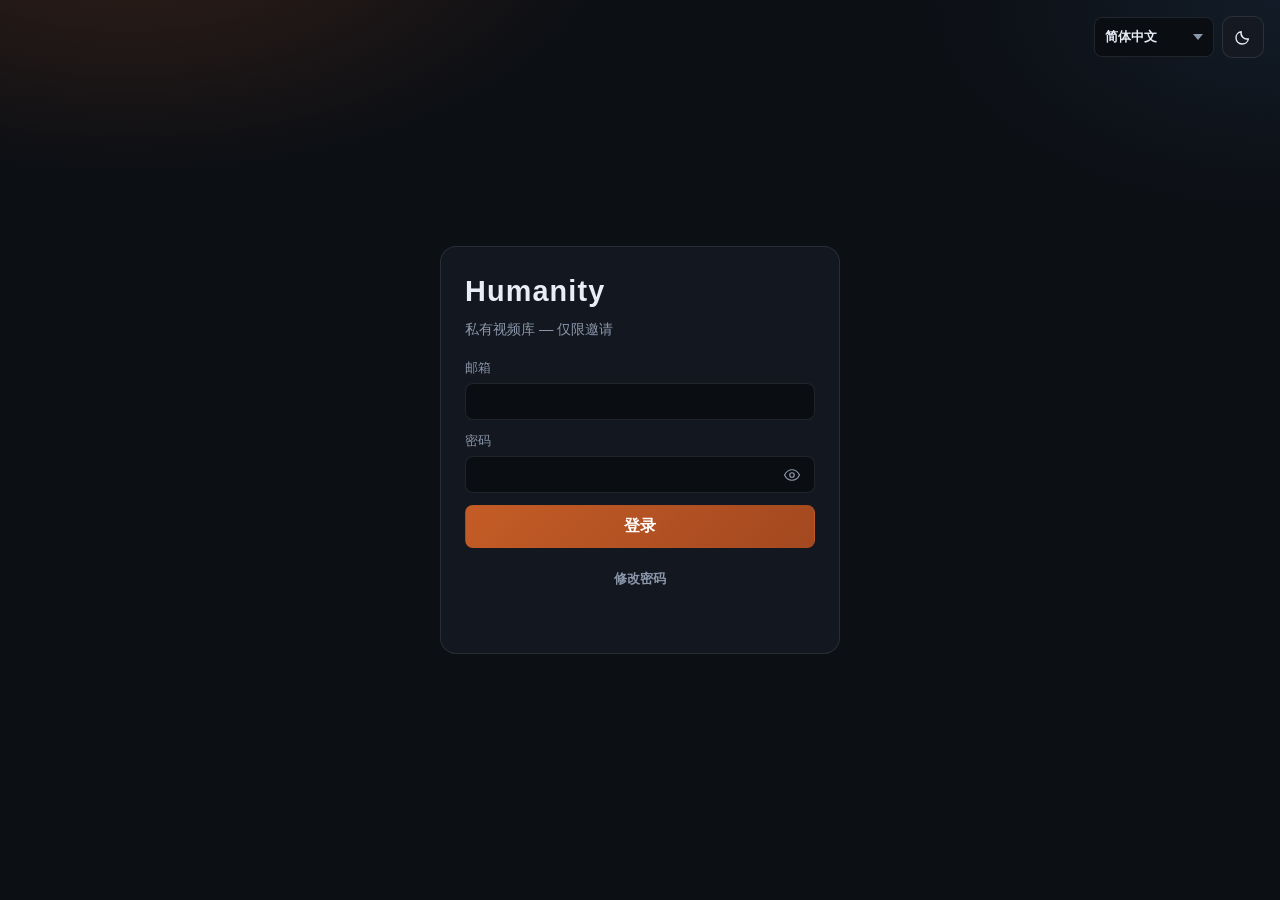
<file: index.html>
<!DOCTYPE html>
<html lang="zh-CN" data-theme="dark">
  <head>
    <meta charset="UTF-8" />
    <meta
      name="viewport"
      content="width=device-width, initial-scale=1, viewport-fit=cover, maximum-scale=1, user-scalable=no"
    />
    <meta
      name="robots"
      content="noindex,nofollow,noarchive,nosnippet,noimageindex"
    />
    <meta name="googlebot" content="noindex,nofollow,noarchive,nosnippet,noimageindex" />
    <meta name="referrer" content="no-referrer" />
    <meta name="theme-color" content="#0c0f14" />
    <meta name="apple-mobile-web-app-capable" content="yes" />
    <meta name="apple-mobile-web-app-status-bar-style" content="black-translucent" />
    <meta name="apple-mobile-web-app-title" content="Humanity" />
    <title>Humanity</title>
    <link rel="icon" href="./icon.svg" type="image/svg+xml" />
    <link rel="icon" href="./icons/favicon-32.png" type="image/png" sizes="32x32" />
    <link rel="icon" href="./icons/favicon-16.png" type="image/png" sizes="16x16" />
    <link rel="apple-touch-icon" href="./icons/apple-touch-icon.png" />
    <link rel="manifest" href="./manifest.webmanifest" />
    <link rel="stylesheet" href="./styles.css?v=38" />
  </head>
  <body>
    <div id="loginView" class="view login-view is-active">
      <div class="login-tools">
        <div class="sq-select" id="loginLangSelect" data-value="zh"></div>
        <button
          type="button"
          class="icon-btn icon-only"
          id="loginThemeBtn"
          aria-label="Theme"
          title="Theme"
        >
          <span class="theme-icon theme-sun" aria-hidden="true">
            <svg viewBox="0 0 24 24" width="20" height="20">
              <circle cx="12" cy="12" r="4" fill="none" stroke="currentColor" stroke-width="1.6" />
              <path
                d="M12 2v2.5M12 19.5V22M4.2 4.2l1.8 1.8M18 18l1.8 1.8M2 12h2.5M19.5 12H22M4.2 19.8l1.8-1.8M18 6l1.8-1.8"
                fill="none"
                stroke="currentColor"
                stroke-width="1.6"
                stroke-linecap="round"
              />
            </svg>
          </span>
          <span class="theme-icon theme-moon" aria-hidden="true">
            <svg viewBox="0 0 24 24" width="20" height="20">
              <path
                d="M18.5 14.2A7.2 7.2 0 0 1 9.8 5.5 7.5 7.5 0 1 0 18.5 14.2z"
                fill="none"
                stroke="currentColor"
                stroke-width="1.6"
                stroke-linejoin="round"
              />
            </svg>
          </span>
        </button>
      </div>
      <form id="loginForm" class="login-card" autocomplete="on">
        <h1 class="brand">Humanity</h1>
        <p class="muted" data-i18n="tagline">Private video library — invite only</p>
        <label>
          <span data-i18n="email">Email</span>
          <input id="email" name="email" type="email" required autocomplete="username" />
        </label>
        <label>
          <span data-i18n="password">Password</span>
          <div class="pwd-wrap">
            <input
              id="password"
              name="password"
              type="password"
              required
              autocomplete="current-password"
            />
            <button type="button" class="pwd-toggle" data-pwd-toggle aria-label="Show password">
              <span class="pwd-eye-show" aria-hidden="true">
                <svg viewBox="0 0 24 24" width="18" height="18"><path d="M2 12s3.5-7 10-7 10 7 10 7-3.5 7-10 7S2 12 2 12z" fill="none" stroke="currentColor" stroke-width="1.6"/><circle cx="12" cy="12" r="3" fill="none" stroke="currentColor" stroke-width="1.6"/></svg>
              </span>
              <span class="pwd-eye-hide" hidden aria-hidden="true">
                <svg viewBox="0 0 24 24" width="18" height="18"><path d="M3 3l18 18M10.5 10.6A3 3 0 0 0 13.4 13.5M7.1 7.3C4.7 8.7 3 12 3 12s3.5 7 10 7c1.7 0 3.2-.4 4.5-1M16.9 16.7C19.3 15.3 21 12 21 12s-3.5-7-10-7c-.7 0-1.4.1-2 .2" fill="none" stroke="currentColor" stroke-width="1.6" stroke-linecap="round"/></svg>
              </span>
            </button>
          </div>
        </label>
        <button type="submit" class="btn primary" id="loginBtn">
          <span class="btn-label" data-i18n="signIn">Sign in</span>
          <span class="btn-spinner" aria-hidden="true"></span>
        </button>
        <button type="button" class="text-btn login-secondary" id="showPwdForm" data-i18n="changePassword">
          Change password
        </button>
        <p id="loginErr" class="err" role="alert"></p>
      </form>
      <form id="pwdForm" class="login-card" autocomplete="on" hidden>
        <h1 class="brand">Humanity</h1>
        <p class="muted" data-i18n="changePassword">Change password</p>
        <label>
          <span data-i18n="email">Email</span>
          <input id="pwdEmail" name="email" type="email" required autocomplete="username" />
        </label>
        <label>
          <span data-i18n="currentPassword">Current password</span>
          <div class="pwd-wrap">
            <input id="pwdCurrent" type="password" required autocomplete="current-password" />
            <button type="button" class="pwd-toggle" data-pwd-toggle aria-label="Show password">
              <span class="pwd-eye-show" aria-hidden="true">
                <svg viewBox="0 0 24 24" width="18" height="18"><path d="M2 12s3.5-7 10-7 10 7 10 7-3.5 7-10 7S2 12 2 12z" fill="none" stroke="currentColor" stroke-width="1.6"/><circle cx="12" cy="12" r="3" fill="none" stroke="currentColor" stroke-width="1.6"/></svg>
              </span>
              <span class="pwd-eye-hide" hidden aria-hidden="true">
                <svg viewBox="0 0 24 24" width="18" height="18"><path d="M3 3l18 18M10.5 10.6A3 3 0 0 0 13.4 13.5M7.1 7.3C4.7 8.7 3 12 3 12s3.5 7 10 7c1.7 0 3.2-.4 4.5-1M16.9 16.7C19.3 15.3 21 12 21 12s-3.5-7-10-7c-.7 0-1.4.1-2 .2" fill="none" stroke="currentColor" stroke-width="1.6" stroke-linecap="round"/></svg>
              </span>
            </button>
          </div>
        </label>
        <label>
          <span data-i18n="newPassword">New password</span>
          <div class="pwd-wrap">
            <input id="pwdNew" type="password" required autocomplete="new-password" minlength="8" />
            <button type="button" class="pwd-toggle" data-pwd-toggle aria-label="Show password">
              <span class="pwd-eye-show" aria-hidden="true">
                <svg viewBox="0 0 24 24" width="18" height="18"><path d="M2 12s3.5-7 10-7 10 7 10 7-3.5 7-10 7S2 12 2 12z" fill="none" stroke="currentColor" stroke-width="1.6"/><circle cx="12" cy="12" r="3" fill="none" stroke="currentColor" stroke-width="1.6"/></svg>
              </span>
              <span class="pwd-eye-hide" hidden aria-hidden="true">
                <svg viewBox="0 0 24 24" width="18" height="18"><path d="M3 3l18 18M10.5 10.6A3 3 0 0 0 13.4 13.5M7.1 7.3C4.7 8.7 3 12 3 12s3.5 7 10 7c1.7 0 3.2-.4 4.5-1M16.9 16.7C19.3 15.3 21 12 21 12s-3.5-7-10-7c-.7 0-1.4.1-2 .2" fill="none" stroke="currentColor" stroke-width="1.6" stroke-linecap="round"/></svg>
              </span>
            </button>
          </div>
        </label>
        <label>
          <span data-i18n="confirmPassword">Confirm new password</span>
          <div class="pwd-wrap">
            <input id="pwdConfirm" type="password" required autocomplete="new-password" minlength="8" />
            <button type="button" class="pwd-toggle" data-pwd-toggle aria-label="Show password">
              <span class="pwd-eye-show" aria-hidden="true">
                <svg viewBox="0 0 24 24" width="18" height="18"><path d="M2 12s3.5-7 10-7 10 7 10 7-3.5 7-10 7S2 12 2 12z" fill="none" stroke="currentColor" stroke-width="1.6"/><circle cx="12" cy="12" r="3" fill="none" stroke="currentColor" stroke-width="1.6"/></svg>
              </span>
              <span class="pwd-eye-hide" hidden aria-hidden="true">
                <svg viewBox="0 0 24 24" width="18" height="18"><path d="M3 3l18 18M10.5 10.6A3 3 0 0 0 13.4 13.5M7.1 7.3C4.7 8.7 3 12 3 12s3.5 7 10 7c1.7 0 3.2-.4 4.5-1M16.9 16.7C19.3 15.3 21 12 21 12s-3.5-7-10-7c-.7 0-1.4.1-2 .2" fill="none" stroke="currentColor" stroke-width="1.6" stroke-linecap="round"/></svg>
              </span>
            </button>
          </div>
        </label>
        <button type="submit" class="btn primary" id="pwdSave">
          <span data-i18n="savePassword">Save</span>
        </button>
        <button type="button" class="text-btn login-secondary" id="backToLogin" data-i18n="backToLogin">
          Back to sign in
        </button>
        <p id="pwdErr" class="err" role="alert"></p>
      </form>
    </div>

    <div id="appView" class="view app-view" hidden>
      <header class="top site-top">
        <button
          type="button"
          class="icon-btn icon-only top-profile"
          id="profileBtn"
          title="Profile"
          aria-label="Profile"
        >
          <svg viewBox="0 0 24 24" width="20" height="20" aria-hidden="true">
            <circle
              cx="12"
              cy="8"
              r="3.2"
              fill="none"
              stroke="currentColor"
              stroke-width="1.6"
            />
            <path
              d="M5.5 19.2c1.6-3.2 4-4.8 6.5-4.8s4.9 1.6 6.5 4.8"
              fill="none"
              stroke="currentColor"
              stroke-width="1.6"
              stroke-linecap="round"
            />
          </svg>
        </button>
        <h1 class="top-brand">Humanity</h1>
        <div class="top-tools">
          <div class="sq-select lang-select" id="langSelect" data-value="zh"></div>
          <button
            type="button"
            class="icon-btn icon-only"
            id="themeBtn"
            aria-label="Theme"
            title="Theme"
          >
            <span class="theme-icon theme-sun" aria-hidden="true">
              <svg viewBox="0 0 24 24" width="20" height="20">
                <circle cx="12" cy="12" r="4" fill="none" stroke="currentColor" stroke-width="1.6" />
                <path
                  d="M12 2v2.5M12 19.5V22M4.2 4.2l1.8 1.8M18 18l1.8 1.8M2 12h2.5M19.5 12H22M4.2 19.8l1.8-1.8M18 6l1.8-1.8"
                  fill="none"
                  stroke="currentColor"
                  stroke-width="1.6"
                  stroke-linecap="round"
                />
              </svg>
            </span>
            <span class="theme-icon theme-moon" aria-hidden="true">
              <svg viewBox="0 0 24 24" width="20" height="20">
                <path
                  d="M18.5 14.2A7.2 7.2 0 0 1 9.8 5.5 7.5 7.5 0 1 0 18.5 14.2z"
                  fill="none"
                  stroke="currentColor"
                  stroke-width="1.6"
                  stroke-linejoin="round"
                />
              </svg>
            </span>
          </button>
        </div>
        <form id="searchForm" class="search-bar top-search" autocomplete="off">
          <div class="sq-select" id="sourceSelect"></div>
          <input
            id="q"
            name="humanity-q"
            type="search"
            inputmode="search"
            placeholder="Search…"
            enterkeyhint="search"
            autocomplete="off"
            autocorrect="off"
            autocapitalize="off"
            spellcheck="false"
            data-lpignore="true"
            data-form-type="other"
          />
        </form>
      </header>
      <div class="scroll-pane" id="appScroll">
        <div class="ptr-indicator" id="ptrApp" hidden>Release to refresh</div>
        <p id="status" class="status"></p>
        <main id="results" class="grid" aria-live="polite"></main>
        <nav id="pager" class="pager" hidden>
          <button type="button" class="btn ghost" id="pagePrev" data-i18n="prev">Prev</button>
          <span id="pageLabel" class="page-label">Page 1</span>
          <button type="button" class="btn ghost" id="pageNext" data-i18n="next">Next</button>
        </nav>
      </div>
    </div>

    <div id="favView" class="view fav-view" hidden>
      <header class="top fav-top">
        <button type="button" class="icon-btn" id="backBtn" title="Back" aria-label="Back">←</button>
        <h2 class="page-title" data-i18n="favorites">Favorites</h2>
        <button type="button" class="text-btn" id="logoutBtn" data-i18n="logout">Log out</button>
      </header>
      <div class="scroll-pane" id="favScroll">
        <div class="ptr-indicator" id="ptrFav" hidden>Release to refresh</div>
        <section class="fav-section fav-actors-section" aria-labelledby="favActorsTitle">
          <div class="fav-section-head">
            <h3 id="favActorsTitle" class="fav-section-title" data-i18n="favActors">Actors</h3>
            <button
              type="button"
              class="btn ghost fav-add-actor"
              id="addActorBtn"
              data-i18n="addActor"
            >
              Add actor
            </button>
          </div>
          <form id="actorForm" class="actor-form" hidden>
            <input
              id="actorName"
              type="search"
              enterkeyhint="done"
              autocomplete="off"
              data-i18n-placeholder="actorName"
              placeholder="Actor name"
            />
            <button type="submit" class="btn primary" data-i18n="add">Add</button>
          </form>
          <div id="actorList" class="actor-list"></div>
        </section>
        <section class="fav-section fav-videos-section" aria-labelledby="favVideosTitle">
          <div class="fav-section-head">
            <h3 id="favVideosTitle" class="fav-section-title" data-i18n="favVideos">Videos</h3>
          </div>
          <main id="favList" class="grid"></main>
        </section>
      </div>
    </div>

    <div id="playModal" class="play-modal" hidden aria-hidden="true">
      <iframe
        id="playFrame"
        class="play-frame"
        title="Player"
        allow="autoplay; fullscreen; picture-in-picture; encrypted-media"
        referrerpolicy="no-referrer"
      ></iframe>
    </div>

    <script src="./js/config.js?v=38"></script>
    <script src="./js/i18n.js?v=38"></script>
    <script src="./js/api.js?v=38"></script>
    <script src="./js/select.js?v=38"></script>
    <script src="./js/preview.js?v=38"></script>
    <script src="./js/app.js?v=38"></script>
  </body>
</html>
</file>
<file: styles.css>
:root,
[data-theme="dark"] {
  --bg: #0c0f14;
  --elev: #151a22;
  --ink: #e8eef8;
  --muted: #8b97ab;
  --line: rgba(232, 238, 248, 0.1);
  --brand: #c45c26;
  --brand-2: #e8a05c;
  --danger: #c44;
  --input: #0a0d12;
  --shadow: 0 12px 28px rgba(0, 0, 0, 0.35);
  --font: "Segoe UI", "PingFang SC", "Noto Sans SC", sans-serif;
  color-scheme: dark;
}

[data-theme="light"] {
  --bg: #f2eee8;
  --elev: #ffffff;
  --ink: #1a1f29;
  --muted: #667085;
  --line: rgba(26, 31, 41, 0.12);
  --brand: #b24a1c;
  --brand-2: #c45c26;
  --danger: #c44;
  --input: #f7f4ef;
  --shadow: 0 12px 28px rgba(26, 31, 41, 0.12);
  color-scheme: light;
}

* {
  box-sizing: border-box;
}

/* 必须压过 .login-view { display:grid } 等，否则 hidden 失效导致登录/主页叠在一起 */
[hidden],
.view[hidden] {
  display: none !important;
}

html,
body {
  margin: 0;
  height: 100%;
  overflow: hidden;
  font-family: var(--font);
  color: var(--ink);
  background:
    radial-gradient(900px 480px at 10% -10%, rgba(196, 92, 38, 0.22), transparent 55%),
    radial-gradient(700px 420px at 100% 0%, rgba(61, 120, 180, 0.12), transparent 50%),
    var(--bg);
}

body {
  height: 100dvh;
  padding: env(safe-area-inset-top, 0px) env(safe-area-inset-right, 0px)
    env(safe-area-inset-bottom, 0px) env(safe-area-inset-left, 0px);
}

body.play-open {
  /* 播放弹窗全屏时取消 body 安全区内边距，由关闭按钮自行避让 */
  padding: 0;
}

.view {
  height: 100dvh;
  min-height: 100dvh;
}

.app-view.is-active,
.fav-view.is-active {
  display: flex;
  flex-direction: column;
  overflow: hidden;
}

.scroll-pane {
  flex: 1;
  min-height: 0;
  overflow-x: hidden;
  overflow-y: auto;
  overscroll-behavior: contain;
  -webkit-overflow-scrolling: touch;
  position: relative;
}

.ptr-indicator {
  position: sticky;
  top: 8px;
  z-index: 5;
  width: max-content;
  max-width: calc(100% - 32px);
  margin: 0 auto;
  padding: 6px 12px;
  border-radius: 999px;
  background: color-mix(in srgb, var(--elev) 90%, transparent);
  border: 1px solid var(--line);
  color: var(--brand-2);
  font-size: 0.78rem;
  font-weight: 700;
  text-align: center;
  transform: translateY(var(--ptr-y, 0px));
  pointer-events: none;
}

.login-view.is-active {
  display: grid;
  place-items: center;
  padding: 24px;
}

.login-card {
  width: min(400px, 100%);
  background: color-mix(in srgb, var(--elev) 88%, transparent);
  border: 1px solid var(--line);
  border-radius: 16px;
  padding: 28px 24px;
  display: grid;
  gap: 12px;
  backdrop-filter: blur(12px);
}

.brand {
  margin: 0;
  font-size: 1.8rem;
  letter-spacing: 0.04em;
  font-weight: 800;
}

.muted {
  margin: 0 0 8px;
  color: var(--muted);
  font-size: 0.9rem;
}

label {
  display: grid;
  gap: 6px;
  font-size: 0.82rem;
  color: var(--muted);
}

input,
select,
button {
  font: inherit;
}

input,
select {
  width: 100%;
  border: 1px solid var(--line);
  background: var(--input);
  color: var(--ink);
  border-radius: 8px;
  padding: 10px 12px;
}

.login-tools {
  position: fixed;
  top: calc(16px + env(safe-area-inset-top, 0px));
  right: calc(16px + env(safe-area-inset-right, 0px));
  z-index: 5;
  display: flex;
  align-items: center;
  gap: 8px;
}

.login-tools .sq-select {
  min-width: 120px;
  flex: 0 0 auto;
  max-width: none;
}

.icon-btn.icon-only {
  display: inline-flex;
  align-items: center;
  justify-content: center;
  padding: 0;
  line-height: 0;
}

.icon-btn.icon-only svg {
  display: block;
}

.theme-icon {
  display: none;
  line-height: 0;
}

[data-theme="light"] .theme-sun,
[data-theme="dark"] .theme-moon {
  display: block;
}

.lang-select {
  flex: 0 0 96px;
  min-width: 88px;
  max-width: 120px;
}

.top-tools .lang-select {
  flex: 0 0 auto;
}

.login-secondary {
  justify-self: center;
  margin-top: 2px;
}

.pwd-wrap {
  position: relative;
  display: block;
}

.pwd-wrap input {
  width: 100%;
  padding-right: 42px;
}

.pwd-toggle {
  position: absolute;
  right: 6px;
  top: 50%;
  transform: translateY(-50%);
  width: 34px;
  height: 34px;
  border: 0;
  background: transparent;
  color: var(--muted);
  cursor: pointer;
  display: inline-flex;
  align-items: center;
  justify-content: center;
  padding: 0;
  line-height: 0;
}

.pwd-toggle:hover {
  color: var(--ink);
}

.btn {
  border: 1px solid var(--line);
  background: var(--elev);
  color: var(--ink);
  border-radius: 8px;
  padding: 10px 14px;
  cursor: pointer;
  font-weight: 700;
}

.btn.primary {
  background: linear-gradient(135deg, var(--brand), #a34820);
  border-color: transparent;
  color: #fff;
  position: relative;
}

.btn.primary.is-loading {
  pointer-events: none;
  opacity: 0.85;
}

.btn.primary .btn-spinner {
  display: none;
  width: 16px;
  height: 16px;
  border: 2px solid rgba(255, 255, 255, 0.35);
  border-top-color: #fff;
  border-radius: 50%;
  animation: spin 0.7s linear infinite;
}

.btn.primary.is-loading .btn-label {
  opacity: 0;
}

.btn.primary.is-loading .btn-spinner {
  display: inline-block;
  position: absolute;
  left: 50%;
  top: 50%;
  margin: -8px 0 0 -8px;
}

@keyframes spin {
  to {
    transform: rotate(360deg);
  }
}

.btn.ghost {
  background: transparent;
}

.btn:disabled {
  cursor: wait;
  opacity: 0.8;
}

.btn.danger {
  background: color-mix(in srgb, var(--danger) 25%, var(--elev));
  border-color: color-mix(in srgb, var(--danger) 50%, var(--line));
}

.err {
  min-height: 1.2em;
  color: #f88;
  margin: 0;
  font-size: 0.85rem;
}

.top {
  position: sticky;
  top: 0;
  z-index: 10;
  background: color-mix(in srgb, var(--bg) 82%, transparent);
  backdrop-filter: blur(14px);
  border-bottom: 1px solid var(--line);
}

.site-top {
  --top-pad-x: 14px;
  display: grid;
  grid-template-columns: auto 1fr auto;
  grid-template-areas:
    "profile brand tools"
    "search search search";
  align-items: center;
  column-gap: 10px;
  row-gap: 10px;
  /* body 已加 safe-area；这里只保留常规内边距，避免重复顶开 */
  padding: 10px var(--top-pad-x) 12px;
}

.top-profile {
  grid-area: profile;
}

.top-brand {
  grid-area: brand;
  margin: 0;
  justify-self: center;
  font-size: 1.2rem;
  font-weight: 800;
  letter-spacing: 0.02em;
  line-height: 1;
  color: var(--ink);
  pointer-events: none;
}

.top-tools {
  grid-area: tools;
  display: flex;
  align-items: center;
  justify-content: flex-end;
  gap: 8px;
  min-width: 0;
}

.top-search {
  grid-area: search;
  min-width: 0;
}

.fav-top {
  --top-pad-x: 14px;
  display: flex;
  align-items: center;
  gap: 10px;
  padding: 12px var(--top-pad-x);
}

@media (min-width: 720px) {
  .fav-top {
    --top-pad-x: 16px;
  }
}

.search-bar {
  display: flex;
  gap: 8px;
  min-width: 0;
  align-items: center;
  width: 100%;
}

.search-bar input {
  flex: 1;
  min-width: 0;
  font-size: 16px; /* iOS：小于 16px 易触发缩放并干扰键盘 */
}

@media (min-width: 720px) {
  .site-top {
    --top-pad-x: 16px;
    grid-template-columns: auto minmax(0, 1fr) auto;
    grid-template-areas: "profile search tools";
    padding: 12px var(--top-pad-x);
    row-gap: 0;
  }

  .top-brand {
    display: none;
  }

  .top-tools .lang-select {
    min-width: 108px;
  }
}

.icon-btn {
  width: 42px;
  height: 42px;
  border-radius: 10px;
  border: 1px solid var(--line);
  background: var(--elev);
  color: var(--ink);
  cursor: pointer;
  font-size: 1.1rem;
  flex-shrink: 0;
}

.text-btn {
  border: 0;
  background: transparent;
  color: var(--muted);
  cursor: pointer;
  font-weight: 700;
  font-size: 0.82rem;
  padding: 8px 4px;
  flex-shrink: 0;
}

.text-btn:hover {
  color: var(--ink);
}

.page-title {
  margin: 0;
  font-size: 1.1rem;
  flex: 1;
  text-align: center;
}

/* 自定义下拉 */
.sq-select {
  position: relative;
  flex: 0 1 148px;
  min-width: 118px;
  max-width: 48%;
  z-index: 20;
}

.sq-select.sq-multi {
  flex: 0 1 168px;
  min-width: 128px;
}

.sq-select-btn {
  width: 100%;
  display: flex;
  align-items: center;
  justify-content: space-between;
  gap: 6px;
  border: 1px solid var(--line);
  background: var(--input);
  color: var(--ink);
  border-radius: 8px;
  padding: 10px 10px;
  cursor: pointer;
  text-align: left;
}

.sq-label {
  overflow: hidden;
  text-overflow: ellipsis;
  white-space: nowrap;
  font-size: 0.82rem;
  font-weight: 700;
}

.sq-caret {
  width: 0;
  height: 0;
  border-left: 5px solid transparent;
  border-right: 5px solid transparent;
  border-top: 6px solid var(--muted);
  flex-shrink: 0;
}

.sq-select.open .sq-caret {
  transform: rotate(180deg);
}

.sq-select-list {
  position: absolute;
  left: 0;
  right: 0;
  top: calc(100% + 6px);
  display: grid;
  gap: 2px;
  padding: 6px;
  border-radius: 10px;
  border: 1px solid var(--line);
  background: var(--elev);
  box-shadow: var(--shadow);
  max-height: 240px;
  overflow: auto;
}

.sq-select-list[hidden] {
  display: none !important;
}

.sq-option {
  border: 0;
  background: transparent;
  color: var(--ink);
  text-align: left;
  padding: 10px 10px;
  border-radius: 6px;
  cursor: pointer;
  font-size: 0.82rem;
  font-weight: 600;
}

.sq-option:hover,
.sq-option.active {
  background: color-mix(in srgb, var(--brand) 18%, transparent);
  color: var(--brand-2);
}

.sq-multi .sq-option {
  display: flex;
  align-items: center;
  gap: 8px;
}

.sq-multi .sq-check {
  width: 14px;
  height: 14px;
  border: 1.5px solid var(--line);
  border-radius: 3px;
  flex: 0 0 auto;
  position: relative;
  background: var(--input);
}

.sq-multi .sq-option.active .sq-check {
  border-color: var(--brand-2);
  background: var(--brand-2);
}

.sq-multi .sq-option.active .sq-check::after {
  content: "";
  position: absolute;
  left: 3px;
  top: 0;
  width: 4px;
  height: 8px;
  border: solid #0c0f14;
  border-width: 0 1.5px 1.5px 0;
  transform: rotate(45deg);
}

.sq-multi .sq-select-list {
  min-width: 180px;
  max-height: 320px;
}

.status {
  margin: 8px 16px 0;
  color: var(--muted);
  font-size: 0.82rem;
  min-height: 1.2em;
}

.grid {
  display: grid;
  grid-template-columns: repeat(auto-fill, minmax(160px, 1fr));
  gap: 12px;
  padding: 14px;
  padding-bottom: 40px;
}

@media (min-width: 720px) {
  .grid {
    grid-template-columns: repeat(auto-fill, minmax(200px, 1fr));
    gap: 16px;
    padding: 18px 20px 48px;
  }
}

.card {
  background: var(--elev);
  border: 1px solid var(--line);
  border-radius: 12px;
  overflow: hidden;
  display: flex;
  flex-direction: column;
}

.thumb-btn {
  position: relative;
  display: block;
  width: 100%;
  padding: 0;
  border: 0;
  background: #000;
  cursor: pointer;
  aspect-ratio: 16 / 10;
  overflow: hidden;
}

.thumb-btn img {
  width: 100%;
  height: 100%;
  object-fit: cover;
  display: block;
}

.thumb-btn img.thumb-broken {
  display: none !important;
  visibility: hidden !important;
}

.thumb-btn.no-thumb {
  background:
    linear-gradient(135deg, color-mix(in srgb, var(--elev) 80%, #000), var(--bg) 70%),
    var(--bg);
}

.thumb-btn.no-thumb::after {
  content: "";
  position: absolute;
  inset: 0;
  background:
    radial-gradient(circle at 30% 40%, color-mix(in srgb, var(--brand) 18%, transparent), transparent 55%);
  pointer-events: none;
}

.thumb-btn .preview-video {
  position: absolute;
  inset: 0;
  width: 100%;
  height: 100%;
  object-fit: cover;
  display: none;
  background: #000;
  pointer-events: none;
}

.thumb-btn.is-previewing .preview-video {
  display: block;
}

.thumb-btn.is-previewing img {
  opacity: 0;
}

.pager {
  display: flex;
  align-items: center;
  justify-content: center;
  gap: 12px;
  padding: 8px 16px 28px;
}

.pager[hidden] {
  display: none !important;
}

.page-label {
  color: var(--muted);
  font-size: 0.85rem;
  font-weight: 700;
  min-width: 5.5em;
  text-align: center;
}

.pager .btn:disabled {
  opacity: 0.35;
  cursor: default;
}

.src-tag {
  position: absolute;
  left: 8px;
  bottom: 8px;
  font-size: 0.68rem;
  font-weight: 700;
  padding: 3px 7px;
  border-radius: 4px;
  background: rgba(0, 0, 0, 0.65);
  color: var(--brand-2);
  text-transform: uppercase;
  letter-spacing: 0.04em;
}

.quality-badge {
  position: absolute;
  right: 8px;
  top: 8px;
  font-size: 0.68rem;
  font-weight: 800;
  padding: 3px 7px;
  border-radius: 4px;
  background: rgba(0, 0, 0, 0.72);
  color: #e8a05c;
  letter-spacing: 0.02em;
  line-height: 1.2;
  pointer-events: none;
}

.duration-badge {
  position: absolute;
  right: 8px;
  bottom: 8px;
  font-size: 0.68rem;
  font-weight: 700;
  padding: 3px 7px;
  border-radius: 4px;
  background: rgba(0, 0, 0, 0.72);
  color: #e8eef8;
  letter-spacing: 0.02em;
  line-height: 1.2;
  font-variant-numeric: tabular-nums;
  pointer-events: none;
}

.card-body {
  padding: 10px;
  display: grid;
  gap: 8px;
}

.title {
  margin: 0;
  font-size: 0.85rem;
  line-height: 1.35;
  display: -webkit-box;
  -webkit-line-clamp: 2;
  -webkit-box-orient: vertical;
  overflow: hidden;
  min-height: 2.7em;
}

.card-actions {
  display: flex;
  gap: 6px;
}

.card-actions .btn {
  flex: 1;
  padding: 8px;
  font-size: 0.78rem;
}

.card-actions .btn-open {
  flex: 0 0 auto;
  min-width: 42px;
  padding-left: 10px;
  padding-right: 10px;
}

.play-modal {
  position: fixed;
  inset: 0;
  width: 100%;
  width: 100vw;
  height: 100%;
  height: 100dvh;
  height: -webkit-fill-available;
  min-height: 100%;
  min-height: -webkit-fill-available;
  z-index: 80;
  background: #000;
  display: none;
  overflow: hidden;
}

.play-modal.is-open {
  display: block;
}

.play-modal[hidden] {
  display: none !important;
}

.play-frame {
  position: absolute;
  inset: 0;
  width: 100%;
  height: 100%;
  min-width: 100%;
  min-height: 100%;
  border: 0;
  display: block;
  background: #000;
}

.fav-section {
  padding: 8px 16px 20px;
}

.fav-section-head {
  display: flex;
  align-items: center;
  justify-content: space-between;
  gap: 12px;
  margin-bottom: 10px;
}

.fav-section-title {
  margin: 0;
  font-size: 0.95rem;
  font-weight: 700;
}

.fav-add-actor {
  flex: 0 0 auto;
  padding: 6px 10px;
  font-size: 0.78rem;
}

.actor-form {
  display: flex;
  gap: 8px;
  margin-bottom: 12px;
}

.actor-form[hidden] {
  display: none !important;
}

.actor-form input {
  flex: 1;
  min-width: 0;
  border: 1px solid var(--line);
  border-radius: 10px;
  background: var(--elev);
  color: var(--text);
  padding: 10px 12px;
  font: inherit;
}

.actor-list {
  display: flex;
  flex-wrap: wrap;
  gap: 8px;
  min-height: 28px;
}

.actor-empty {
  padding: 12px 0 4px;
  width: 100%;
  text-align: left;
}

.actor-skel {
  height: 36px;
  width: 100%;
}

.actor-chip {
  display: inline-flex;
  align-items: center;
  gap: 2px;
  border: 1px solid var(--line);
  border-radius: 999px;
  background: var(--elev);
  overflow: hidden;
}

.actor-name {
  border: 0;
  background: transparent;
  color: var(--text);
  font: inherit;
  font-size: 0.82rem;
  font-weight: 600;
  padding: 8px 10px 8px 12px;
  cursor: pointer;
}

.actor-remove {
  border: 0;
  background: transparent;
  color: var(--muted);
  width: 28px;
  height: 28px;
  margin-right: 4px;
  border-radius: 999px;
  cursor: pointer;
  font-size: 1rem;
  line-height: 1;
}

.actor-remove:hover {
  color: var(--text);
  background: color-mix(in srgb, var(--line) 70%, transparent);
}

.fav-videos-section .grid {
  padding-left: 0;
  padding-right: 0;
}

.empty {
  grid-column: 1 / -1;
  text-align: center;
  color: var(--muted);
  padding: 48px 16px;
}

.tiny {
  font-size: 0.75rem;
}

.skel {
  height: 180px;
  border-radius: 12px;
  background: linear-gradient(
    90deg,
    var(--elev),
    color-mix(in srgb, var(--elev) 60%, #333),
    var(--elev)
  );
  background-size: 200% 100%;
  animation: shimmer 1.2s linear infinite;
}

@keyframes shimmer {
  to {
    background-position: -200% 0;
  }
}
</file>
